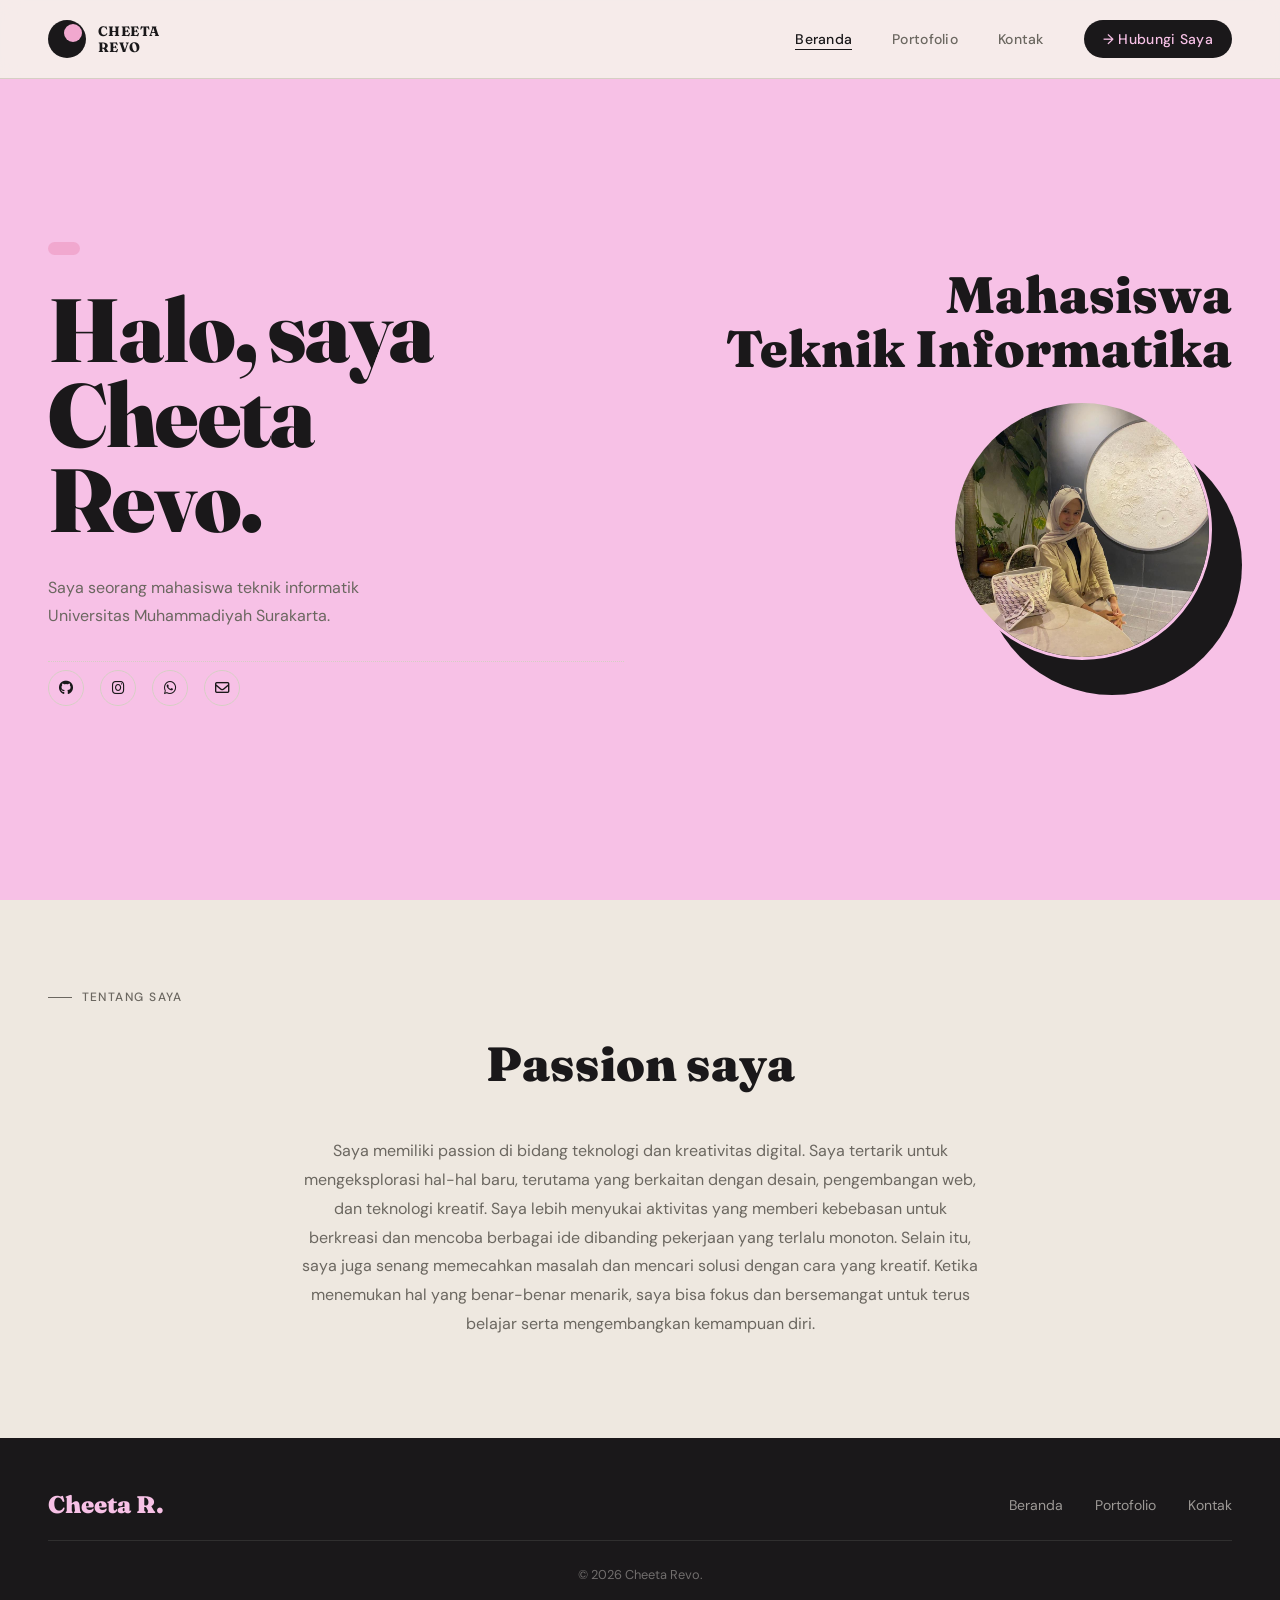
<file: index.html>
<!DOCTYPE html>
<html lang="id">
<head>
  <meta charset="UTF-8">
  <meta name="viewport" content="width=device-width, initial-scale=1.0">
  <meta name="description" content="Website personal Cheeta Revo — perkenalan, portofolio, dan kontak.">
  <title>Cheeta Revo — Personal Website</title>
  <link rel="icon" href="data:image/svg+xml,<svg xmlns='http://www.w3.org/2000/svg' viewBox='0 0 100 100'><rect width='100' height='100' rx='20' fill='%231a1a18'/><circle cx='62' cy='30' r='18' fill='%23b8f059'/></svg>">
  <link rel="stylesheet" href="style.css">
  <link rel="stylesheet" href="https://cdnjs.cloudflare.com/ajax/libs/font-awesome/6.5.0/css/all.min.css">
</head>
<body>

  <!-- HEADER -->
  <header>
    <a href="index.html" class="logo">
      <div class="logo-mark"></div>
      <div class="logo-text">Cheeta<br>Revo</div>
    </a>
    <button class="hamburger" aria-label="Menu" onclick="toggleMenu()">
      <span></span><span></span><span></span>
    </button>
    <nav>
      <ul id="nav-menu">
        <li><a href="index.html" class="active">Beranda</a></li>
        <li><a href="portfolio.html">Portofolio</a></li>
        <li><a href="contact.html">Kontak</a></li>
        <li><a href="contact.html" class="nav-cta">→ Hubungi Saya</a></li>
      </ul>
    </nav>
  </header>

  <!-- HERO -->
  <main>
    <section class="hero">
      <div class="hero-left">
        <div class="hero-tag">
        </div>
        <h1 class="hero-title">
          Halo, saya<br>
          Cheeta<br>
          Revo.
        </h1>
        <p class="hero-desc">
        Saya seorang mahasiswa teknik informatik Universitas Muhammadiyah Surakarta.  
        </p>
        <div class="hero-social">
          <a href="#" aria-label="GitHub"><i class="fa-brands fa-github"></i></a>
          <a href="#" aria-label="LinkedIn"><i class="fa-brands fa-instagram"></i></a>
          <a href="#" aria-label="Twitter / X"><i class="fa-brands fa-whatsapp"></i></a>
          <a href="contact.html" aria-label="Email"><i class="fa-regular fa-envelope"></i></a>
        </div>
      </div>

      <div class="hero-right">
        <div class="hero-name-large">Mahasiswa<br>Teknik Informatika</div>
        <div class="hero-image-wrap">
          <div class="hero-circle-bg"></div>
          <div class="hero-circle-img">
            <img src="image1.jpeg" alt="foto saya">
            </div>
          </div>
        </div>
      </div>
    </section>

    <!-- ABOUT -->
    <section class="about">
      <div class="section-label">Tentang Saya</div>
      <div class="about-grid">
        <div class="about-text">
          <h2 class="section-title">Passion saya</h2>
          <p>Saya memiliki passion di bidang teknologi dan kreativitas digital. Saya tertarik untuk mengeksplorasi hal-hal baru, terutama yang berkaitan dengan desain, pengembangan web, dan teknologi kreatif. Saya lebih menyukai aktivitas yang memberi kebebasan untuk berkreasi dan mencoba berbagai ide dibanding pekerjaan yang terlalu monoton. Selain itu, saya juga senang memecahkan masalah dan mencari solusi dengan cara yang kreatif. Ketika menemukan hal yang benar-benar menarik, saya bisa fokus dan bersemangat untuk terus belajar serta mengembangkan kemampuan diri.
</p>
        </div>
      </div>
    </section>
  </main>

  <!-- FOOTER -->
  <footer>
    <div class="footer-brand">Cheeta R.</div>
    <div class="footer-links">
      <a href="index.html">Beranda</a>
      <a href="portfolio.html">Portofolio</a>
      <a href="contact.html">Kontak</a>
    </div>
    <p class="footer-copy">© 2026 Cheeta Revo.</p>
  </footer>

  <script>
    function toggleMenu() {
      document.getElementById('nav-menu').classList.toggle('open');
    }
  </script>

</body>
</html>
</file>
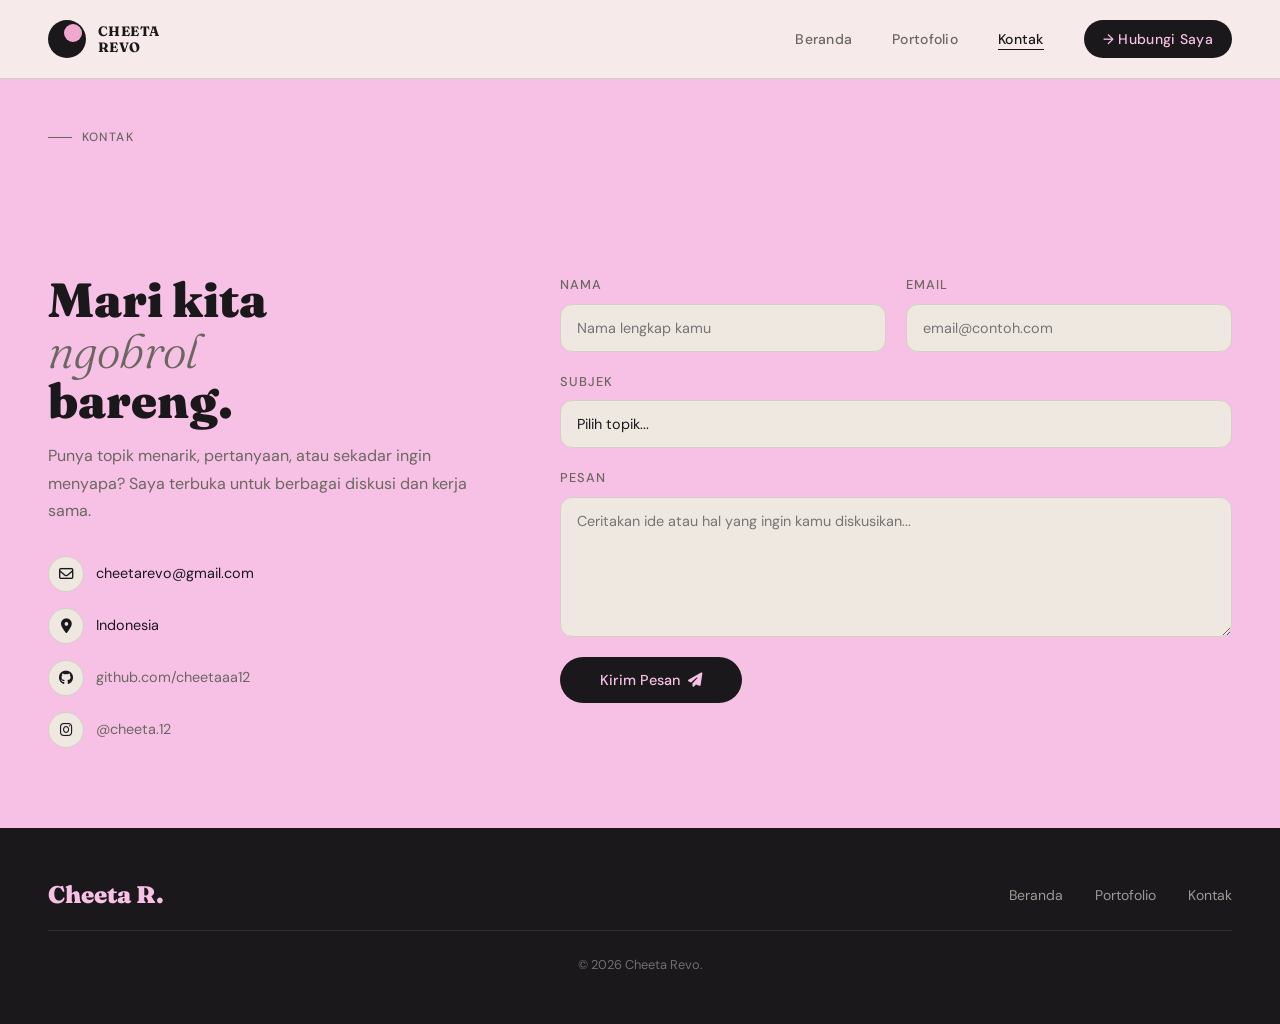
<file: contact.html>
<!DOCTYPE html>
<html lang="id">
<head>
  <meta charset="UTF-8">
  <meta name="viewport" content="width=device-width, initial-scale=1.0">
  <meta name="description" content="Hubungi Cheeta Revo — siswa, creator, dan anggota aktif OSIS & ROHIS.">
  <title>Kontak — Cheeta Revo</title>
  <link rel="icon" href="data:image/svg+xml,<svg xmlns='http://www.w3.org/2000/svg' viewBox='0 0 100 100'><rect width='100' height='100' rx='20' fill='%231a1a18'/><circle cx='62' cy='30' r='18' fill='%23b8f059'/></svg>">
  <link rel="stylesheet" href="style.css">
  <link rel="stylesheet" href="https://cdnjs.cloudflare.com/ajax/libs/font-awesome/6.5.0/css/all.min.css">
</head>
<body>

  <!-- HEADER -->
  <header>
    <a href="index.html" class="logo">
      <div class="logo-mark"></div>
      <div class="logo-text">Cheeta<br>Revo</div>
    </a>
    <button class="hamburger" aria-label="Menu" onclick="toggleMenu()">
      <span></span><span></span><span></span>
    </button>
    <nav>
      <ul id="nav-menu">
        <li><a href="index.html">Beranda</a></li>
        <li><a href="portfolio.html">Portofolio</a></li>
        <li><a href="contact.html" class="active">Kontak</a></li>
        <li><a href="contact.html" class="nav-cta">→ Hubungi Saya</a></li>
      </ul>
    </nav>
  </header>

  <!-- CONTACT PAGE -->
  <main>
    <div class="page-hero">
      <div class="section-label">Kontak</div>
    </div>

    <div class="contact-layout">
      <!-- INFO KIRI -->
      <div class="contact-info">
        <h2>Mari kita<br><em>ngobrol</em><br>bareng.</h2>
        <p>
          Punya topik menarik, pertanyaan, atau sekadar ingin menyapa? Saya terbuka untuk berbagai diskusi dan kerja sama.
        </p>

        <div class="contact-details">
          <div class="contact-item">
            <div class="contact-icon" aria-hidden="true"><i class="fa-regular fa-envelope"></i></div>
            <span>cheetarevo@gmail.com</span>
          </div>
          <div class="contact-item">
            <div class="contact-icon" aria-hidden="true"><i class="fa-solid fa-location-dot"></i></div>
            <span>Indonesia</span>
          </div>
          <div class="contact-item">
            <div class="contact-icon" aria-hidden="true"><i class="fa-brands fa-github"></i></div>
            <a href="#" style="color:var(--text-muted);">github.com/cheetaaa12</a>
          </div>
          <div class="contact-item">
            <div class="contact-icon" aria-hidden="true"><i class="fa-brands fa-instagram"></i></div>
            <a href="#" style="color:var(--text-muted);">@cheeta.12</a>
          </div>
        </div>
      </div>

      <!-- FORM KANAN -->
      <div>
        <form class="contact-form" novalidate>
          <div class="form-row">
            <div class="form-group">
              <label for="nama">Nama</label>
              <input type="text" id="nama" name="nama" placeholder="Nama lengkap kamu" autocomplete="name">
            </div>
            <div class="form-group">
              <label for="email">Email</label>
              <input type="email" id="email" name="email" placeholder="email@contoh.com" autocomplete="email">
            </div>
          </div>

          <div class="form-group">
            <label for="subjek">Subjek</label>
            <select id="subjek" name="subjek">
            <option value="" disabled selected>Pilih topik...</option>
            <option value="tugas">Bantuan Tugas</option>
            <option value="project">Kerja Kelompok</option>
            <option value="magang">Info Magang</option>
            <option value="diskusi">Diskusi Santai</option>
            <option value="belajar">Belajar Bareng</option>
            <option value="teman">Cari Teman</option>
            <option value="lainnya">Lainnya</option>
            </select>
          </div>

          <div class="form-group">
            <label for="pesan">Pesan</label>
            <textarea id="pesan" name="pesan" placeholder="Ceritakan ide atau hal yang ingin kamu diskusikan..."></textarea>
          </div>

          <button type="submit" class="btn-submit">
            Kirim Pesan <i class="fa-solid fa-paper-plane"></i>
          </button>
        </form>
      </div>
    </div>
  </main>

  <!-- FOOTER -->
  <footer>
    <div class="footer-brand">Cheeta R.</div>
    <div class="footer-links">
      <a href="index.html">Beranda</a>
      <a href="portfolio.html">Portofolio</a>
      <a href="contact.html">Kontak</a>
    </div>
    <p class="footer-copy">© 2026 Cheeta Revo.</p>
  </footer>

  <script>
    function toggleMenu() {
      document.getElementById('nav-menu').classList.toggle('open');
    }

    document.querySelector('.contact-form').addEventListener('submit', function(e) {
      e.preventDefault();
      const btn = this.querySelector('.btn-submit');
      btn.textContent = '✓ Terkirim!';
      btn.style.background = '#2d7a2d';
      setTimeout(() => {
        btn.innerHTML = 'Kirim Pesan <i class="fa-solid fa-paper-plane"></i>';
        btn.style.background = '';
        this.reset();
      }, 3000);
    });
  </script>

</body>
</html>
</file>
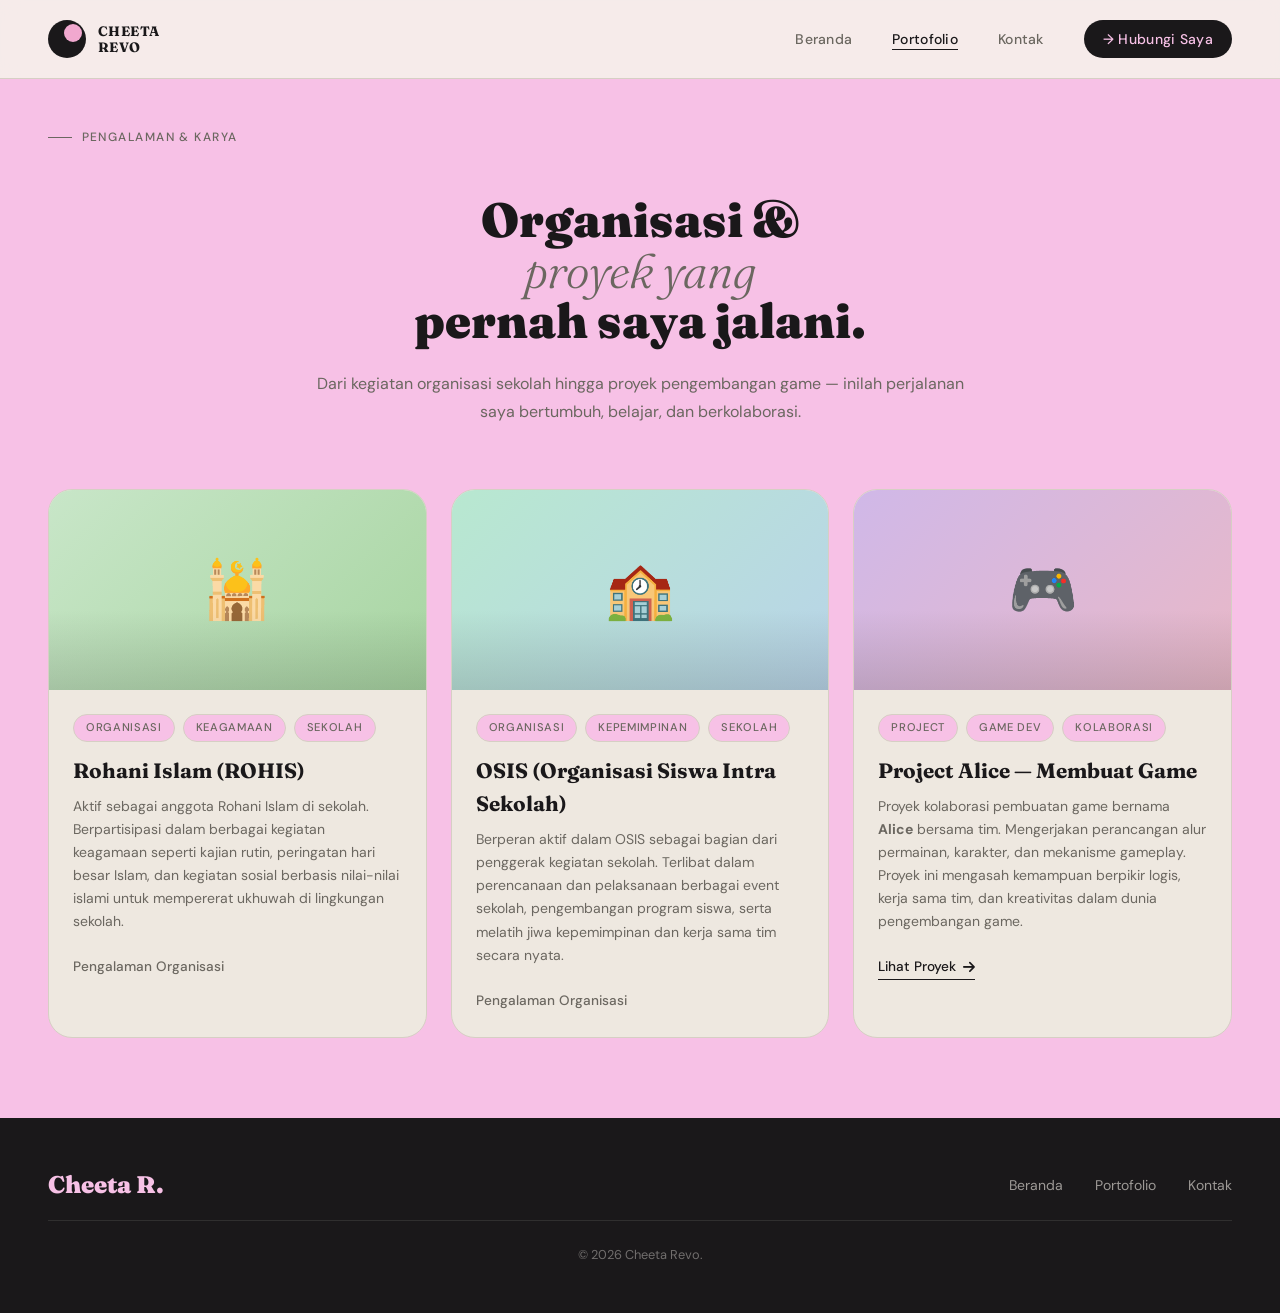
<file: portfolio.html>
<!DOCTYPE html>
<html lang="id">
<head>
  <meta charset="UTF-8">
  <meta name="viewport" content="width=device-width, initial-scale=1.0">
  <meta name="description" content="Portofolio & pengalaman organisasi Cheeta Revo.">
  <title>Portofolio — Cheeta Revo</title>
  <link rel="icon" href="data:image/svg+xml,<svg xmlns='http://www.w3.org/2000/svg' viewBox='0 0 100 100'><rect width='100' height='100' rx='20' fill='%231a1a18'/><circle cx='62' cy='30' r='18' fill='%23b8f059'/></svg>">
  <link rel="stylesheet" href="style.css">
  <link rel="stylesheet" href="https://cdnjs.cloudflare.com/ajax/libs/font-awesome/6.5.0/css/all.min.css">
</head>
<body>

  <!-- HEADER -->
  <header>
    <a href="index.html" class="logo">
      <div class="logo-mark"></div>
      <div class="logo-text">Cheeta<br>Revo</div>
    </a>
    <button class="hamburger" aria-label="Menu" onclick="toggleMenu()">
      <span></span><span></span><span></span>
    </button>
    <nav>
      <ul id="nav-menu">
        <li><a href="index.html">Beranda</a></li>
        <li><a href="portfolio.html" class="active">Portofolio</a></li>
        <li><a href="contact.html">Kontak</a></li>
        <li><a href="contact.html" class="nav-cta">→ Hubungi Saya</a></li>
      </ul>
    </nav>
  </header>

  <!-- PAGE HERO -->
  <main>
    <div class="page-hero">
      <div class="section-label">Pengalaman & Karya</div>
      <h1 class="section-title" style="margin-bottom:0.5rem;">Organisasi &<br><em>proyek yang</em><br>pernah saya jalani.</h1>
      <p style="color:var(--text-muted); max-width:480px; line-height:1.7;display: flex;
  flex-direction: column;
  align-items: center;
  text-align: center;
  max-width: 680px;
  margin: 0 auto;">
        Dari kegiatan organisasi sekolah hingga proyek pengembangan game — inilah perjalanan saya bertumbuh, belajar, dan berkolaborasi.
      </p>
    </div>

    <!-- PROJECTS GRID -->
    <div class="projects-grid">

      <!-- ROHANI ISLAM -->
      <article class="project-card">
        <div class="project-thumb" style="background: linear-gradient(135deg, #c8e6c8, #a8d5a2); font-size:3.5rem;">🕌</div>
        <div class="project-body">
          <div class="project-tags">
            <span class="tag">Organisasi</span>
            <span class="tag">Keagamaan</span>
            <span class="tag">Sekolah</span>
          </div>
          <h2 class="project-title">Rohani Islam (ROHIS)</h2>
          <p class="project-desc">
            Aktif sebagai anggota Rohani Islam di sekolah. Berpartisipasi dalam berbagai kegiatan keagamaan seperti kajian rutin, peringatan hari besar Islam, dan kegiatan sosial berbasis nilai-nilai islami untuk mempererat ukhuwah di lingkungan sekolah.
          </p>
          <span class="project-link" style="cursor:default; border:none; color:var(--text-muted);">Pengalaman Organisasi</span>
        </div>
      </article>

      <!-- OSIS -->
      <article class="project-card">
        <div class="project-thumb project-thumb-b" style="font-size:3.5rem;">🏫</div>
        <div class="project-body">
          <div class="project-tags">
            <span class="tag">Organisasi</span>
            <span class="tag">Kepemimpinan</span>
            <span class="tag">Sekolah</span>
          </div>
          <h2 class="project-title">OSIS (Organisasi Siswa Intra Sekolah)</h2>
          <p class="project-desc">
            Berperan aktif dalam OSIS sebagai bagian dari penggerak kegiatan sekolah. Terlibat dalam perencanaan dan pelaksanaan berbagai event sekolah, pengembangan program siswa, serta melatih jiwa kepemimpinan dan kerja sama tim secara nyata.
          </p>
          <span class="project-link" style="cursor:default; border:none; color:var(--text-muted);">Pengalaman Organisasi</span>
        </div>
      </article>

      <!-- PROJECT ALICE GAME -->
      <article class="project-card">
        <div class="project-thumb project-thumb-d" style="font-size:3.5rem;">🎮</div>
        <div class="project-body">
          <div class="project-tags">
            <span class="tag">Project</span>
            <span class="tag">Game Dev</span>
            <span class="tag">Kolaborasi</span>
          </div>
          <h2 class="project-title">Project Alice — Membuat Game</h2>
          <p class="project-desc">
            Proyek kolaborasi pembuatan game bernama <strong>Alice</strong> bersama tim. Mengerjakan perancangan alur permainan, karakter, dan mekanisme gameplay. Proyek ini mengasah kemampuan berpikir logis, kerja sama tim, dan kreativitas dalam dunia pengembangan game.
          </p>
          <a href="#" class="project-link">Lihat Proyek <i class="fa-solid fa-arrow-right"></i></a>
        </div>
      </article>

    </div>
  </main>

  <!-- FOOTER -->
  <footer>
    <div class="footer-brand">Cheeta R.</div>
    <div class="footer-links">
      <a href="index.html">Beranda</a>
      <a href="portfolio.html">Portofolio</a>
      <a href="contact.html">Kontak</a>
    </div>
    <p class="footer-copy">© 2026 Cheeta Revo.</p>
  </footer>

  <script>
    function toggleMenu() {
      document.getElementById('nav-menu').classList.toggle('open');
    }
  </script>

</body>
</html>
</file>
<file: style.css>
/* ===========================
   IMPORT FONTS
   =========================== */
@import url('https://fonts.googleapis.com/css2?family=Fraunces:ital,opsz,wght@0,9..144,300;0,9..144,700;0,9..144,900;1,9..144,300&family=DM+Sans:wght@300;400;500&display=swap');

/* ===========================
   CSS VARIABLES
   =========================== */
:root {
  --bg: #f7c1e6;
  --bg-dark: #f8a9e3;
  --text: #1a181a;
  --text-muted: #6b6760;
  --accent: #f1a8cf;
  --accent-dark: #fc95d3;
  --card-bg: #eee8e0;
  --border: #d6cfc4;
  --white: #ffffff;
  --font-display: 'Fraunces', serif;
  --font-body: 'DM Sans', sans-serif;
  --radius: 999px;
  --transition: 0.3s ease;
}

/* ===========================
   RESET & BASE
   =========================== */
*, *::before, *::after {
  box-sizing: border-box;
  margin: 0;
  padding: 0;
}

html {
  scroll-behavior: smooth;
}

body {
  font-family: var(--font-body);
  background-color: var(--bg);
  color: var(--text);
  line-height: 1.6;
  font-size: 16px;
  overflow-x: hidden;
}

img {
  max-width: 100%;
  display: block;
}

a {
  text-decoration: none;
  color: inherit;
}

ul {
  list-style: none;
}

/* ===========================
   HEADER & NAV
   =========================== */
header {
  position: fixed;
  top: 0;
  left: 0;
  right: 0;
  z-index: 100;
  display: flex;
  align-items: center;
  justify-content: space-between;
  padding: 1.25rem 3rem;
  background-color: rgba(245, 240, 234, 0.9);
  backdrop-filter: blur(10px);
  border-bottom: 1px solid var(--border);
}

.logo {
  display: flex;
  align-items: center;
  gap: 0.75rem;
}

.logo-mark {
  width: 38px;
  height: 38px;
  border-radius: 50%;
  background: var(--text);
  position: relative;
  overflow: hidden;
  flex-shrink: 0;
}

.logo-mark::after {
  content: '';
  position: absolute;
  top: 4px;
  right: 4px;
  width: 18px;
  height: 18px;
  border-radius: 50%;
  background: var(--accent);
}

.logo-text {
  font-family: var(--font-display);
  font-size: 0.85rem;
  font-weight: 700;
  line-height: 1.2;
  letter-spacing: 0.03em;
  text-transform: uppercase;
}

nav ul {
  display: flex;
  gap: 2.5rem;
  align-items: center;
}

nav a {
  font-size: 0.875rem;
  font-weight: 500;
  color: var(--text-muted);
  letter-spacing: 0.02em;
  transition: color var(--transition);
  position: relative;
}

nav a::after {
  content: '';
  position: absolute;
  bottom: -2px;
  left: 0;
  width: 0;
  height: 1.5px;
  background: var(--text);
  transition: width var(--transition);
}

nav a:hover,
nav a.active {
  color: var(--text);
}

nav a:hover::after,
nav a.active::after {
  width: 100%;
}

.nav-cta {
  display: flex;
  align-items: center;
  gap: 0.4rem;
  background: var(--text);
  color: var(--bg) !important;
  padding: 0.5rem 1.2rem;
  border-radius: var(--radius);
  font-size: 0.875rem;
  font-weight: 500;
  transition: background var(--transition), transform var(--transition) !important;
}

.nav-cta::after {
  display: none !important;
}

.nav-cta:hover {
  background: var(--text-muted) !important;
  transform: translateX(3px);
}

/* ===========================
   HERO SECTION
   =========================== */
.hero {
  min-height: 100vh;
  display: grid;
  grid-template-columns: 1fr 1fr;
  align-items: center;
  padding: 6rem 3rem 3rem;
  gap: 2rem;
  position: relative;
}

.hero-left {
  display: flex;
  flex-direction: column;
  gap: 2rem;
  animation: fadeUp 0.8s ease forwards;
  opacity: 0;
}

.hero-tag {
  display: inline-flex;
  align-items: center;
  gap: 0.5rem;
  background: var(--accent);
  color: var(--text);
  padding: 0.4rem 1rem;
  border-radius: var(--radius);
  font-size: 0.8rem;
  font-weight: 500;
  width: fit-content;
}

.hero-tag span {
  width: 6px;
  height: 6px;
  background: var(--text);
  border-radius: 50%;
  animation: pulse 1.5s ease infinite;
}

.hero-title {
  font-family: var(--font-display);
  font-size: clamp(3.5rem, 7vw, 6rem);
  font-weight: 900;
  line-height: 0.95;
  letter-spacing: -0.02em;
}

.hero-title em {
  font-style: italic;
  font-weight: 300;
  color: var(--text-muted);
}

.hero-desc {
  font-size: 1rem;
  color: var(--text-muted);
  max-width: 380px;
  line-height: 1.7;
}

.hero-social {
  display: flex;
  align-items: center;
  gap: 1rem;
  padding-top: 0.5rem;
  border-top: 1px dotted var(--border);
}

.hero-social a {
  width: 36px;
  height: 36px;
  border-radius: 50%;
  border: 1px solid var(--border);
  display: flex;
  align-items: center;
  justify-content: center;
  font-size: 0.9rem;
  transition: all var(--transition);
}

.hero-social a:hover {
  background: var(--text);
  color: var(--bg);
  border-color: var(--text);
  transform: translateY(-2px);
}

.hero-right {
  display: flex;
  flex-direction: column;
  align-items: flex-end;
  gap: 1.5rem;
  animation: fadeUp 0.8s ease 0.2s forwards;
  opacity: 0;
}

.hero-name-large {
  font-family: var(--font-display);
  font-size: clamp(2rem, 4vw, 3.5rem);
  font-weight: 900;
  text-align: right;
  line-height: 1.05;
}

.hero-name-sub {
  font-family: var(--font-display);
  font-style: italic;
  font-weight: 300;
  font-size: 0.95rem;
  color: var(--text-muted);
  text-align: right;
}

.hero-image-wrap {
  position: relative;
  width: 280px;
  height: 280px;
}

.hero-circle-bg {
  position: absolute;
  bottom: -15px;
  right: -10px;
  width: 260px;
  height: 260px;
  border-radius: 50%;
  background: var(--text);
}

.hero-circle-img {
  position: absolute;
  top: 0;
  left: 0;
  width: 260px;
  height: 260px;
  border-radius: 50%;
  overflow: hidden;
  border: 3px solid var(--bg);
  z-index: 1;
}

.hero-circle-img img {
  width: 100%;
  height: 100%;
  object-fit: cover;
}

.hero-placeholder-img {
  width: 100%;
  height: 100%;
  background: linear-gradient(135deg, #e8c5d0, #c5b8e8, #b8e8d0);
  display: flex;
  align-items: center;
  justify-content: center;
  font-size: 5rem;
}

/* ===========================
   SECTION COMMONS
   =========================== */
section {
  padding: 5rem 3rem;
}

.section-label {
  display: inline-flex;
  align-items: center;
  gap: 0.6rem;
  font-size: 0.75rem;
  font-weight: 500;
  text-transform: uppercase;
  letter-spacing: 0.12em;
  color: var(--text-muted);
  margin-bottom: 2rem;
}

.section-label::before {
  content: '';
  display: block;
  width: 24px;
  height: 1.5px;
  background: var(--text-muted);
}

.section-title {
  font-family: var(--font-display);
  font-size: clamp(2rem, 4vw, 3rem);
  font-weight: 900;
  line-height: 1.05;
  margin-bottom: 3rem;
}

.section-title em {
  font-style: italic;
  font-weight: 300;
  color: var(--text-muted);
}

/* ===========================
   ABOUT / SKILLS SECTION
   =========================== */
.about {
  background: var(--card-bg);
}

.about-grid {
  display: flex;
  flex-direction: column;
  align-items: center;
  text-align: center;
  max-width: 680px;
  margin: 0 auto;
}

.about-text p {
  color: var(--text-muted);
  line-height: 1.8;
  margin-bottom: 1.2rem;
}

.section-title {
  text-align: center;
}

/* ===========================
   FOOTER
   =========================== */
footer {
  background: var(--text);
  color: var(--bg);
  padding: 3rem;
  display: flex;
  align-items: center;
  justify-content: space-between;
  flex-wrap: wrap;
  gap: 1rem;
}

.footer-brand {
  font-family: var(--font-display);
  font-size: 1.5rem;
  font-weight: 900;
}

.footer-links {
  display: flex;
  gap: 2rem;
}

.footer-links a {
  font-size: 0.875rem;
  color: rgba(245, 240, 234, 0.6);
  transition: color var(--transition);
}

.footer-links a:hover {
  color: var(--bg);
}

.footer-copy {
  font-size: 0.8rem;
  color: rgba(245, 240, 234, 0.4);
  width: 100%;
  text-align: center;
  padding-top: 1.5rem;
  border-top: 1px solid rgba(245, 240, 234, 0.1);
}

/* ===========================
   PORTFOLIO PAGE
   =========================== */
.page-hero {
  padding: 8rem 3rem 4rem;
  display: flex;
  flex-direction: column;
  gap: 1rem;
}

.projects-grid {
  display: grid;
  grid-template-columns: repeat(auto-fill, minmax(340px, 1fr));
  gap: 1.5rem;
  padding: 0 3rem 5rem;
}

.project-card {
  background: var(--card-bg);
  border-radius: 1.5rem;
  overflow: hidden;
  transition: transform var(--transition), box-shadow var(--transition);
  border: 1px solid var(--border);
}

.project-card:hover {
  transform: translateY(-6px);
  box-shadow: 0 20px 40px rgba(26, 26, 24, 0.1);
}

.project-thumb {
  height: 200px;
  background: linear-gradient(135deg, #e8c5d0, #c5b8e8);
  display: flex;
  align-items: center;
  justify-content: center;
  font-size: 3rem;
  position: relative;
  overflow: hidden;
}

.project-thumb::after {
  content: '';
  position: absolute;
  inset: 0;
  background: linear-gradient(to bottom, transparent 60%, rgba(26,26,24,0.15));
}

.project-thumb-b { background: linear-gradient(135deg, #b8e8d0, #b8d4e8); }
.project-thumb-c { background: linear-gradient(135deg, #e8e0b8, #e8c5b8); }
.project-thumb-d { background: linear-gradient(135deg, #d0b8e8, #e8b8c8); }
.project-thumb-e { background: linear-gradient(135deg, #b8e8e0, #b8d0e8); }
.project-thumb-f { background: linear-gradient(135deg, #e8d4b8, #d4e8b8); }

.project-body {
  padding: 1.5rem;
}

.project-tags {
  display: flex;
  gap: 0.5rem;
  flex-wrap: wrap;
  margin-bottom: 0.75rem;
}

.tag {
  font-size: 0.7rem;
  font-weight: 500;
  padding: 0.25rem 0.75rem;
  border-radius: var(--radius);
  background: var(--bg);
  color: var(--text-muted);
  border: 1px solid var(--border);
  text-transform: uppercase;
  letter-spacing: 0.06em;
}

.project-title {
  font-family: var(--font-display);
  font-size: 1.3rem;
  font-weight: 700;
  margin-bottom: 0.5rem;
}

.project-desc {
  font-size: 0.875rem;
  color: var(--text-muted);
  line-height: 1.65;
  margin-bottom: 1.25rem;
}

.project-link {
  display: inline-flex;
  align-items: center;
  gap: 0.4rem;
  font-size: 0.85rem;
  font-weight: 500;
  color: var(--text);
  border-bottom: 1.5px solid var(--text);
  padding-bottom: 1px;
  transition: gap var(--transition), opacity var(--transition);
}

.project-link:hover {
  gap: 0.75rem;
}

/* ===========================
   CONTACT PAGE
   =========================== */
.contact-layout {
  display: grid;
  grid-template-columns: 1fr 1.5fr;
  gap: 4rem;
  padding: 2rem 3rem 5rem;
  align-items: start;
}

.contact-info h2 {
  font-family: var(--font-display);
  font-size: clamp(2rem, 4vw, 3rem);
  font-weight: 900;
  line-height: 1.05;
  margin-bottom: 1rem;
}

.contact-info h2 em {
  font-style: italic;
  font-weight: 300;
  color: var(--text-muted);
}

.contact-info p {
  color: var(--text-muted);
  line-height: 1.7;
  margin-bottom: 2rem;
}

.contact-details {
  display: flex;
  flex-direction: column;
  gap: 1rem;
}

.contact-item {
  display: flex;
  align-items: center;
  gap: 0.75rem;
  font-size: 0.9rem;
}

.contact-icon {
  width: 36px;
  height: 36px;
  border-radius: 50%;
  background: var(--card-bg);
  border: 1px solid var(--border);
  display: flex;
  align-items: center;
  justify-content: center;
  font-size: 0.9rem;
  flex-shrink: 0;
}

.contact-form {
  display: flex;
  flex-direction: column;
  gap: 1.25rem;
}

.form-group {
  display: flex;
  flex-direction: column;
  gap: 0.5rem;
}

.form-row {
  display: grid;
  grid-template-columns: 1fr 1fr;
  gap: 1.25rem;
}

label {
  font-size: 0.8rem;
  font-weight: 500;
  text-transform: uppercase;
  letter-spacing: 0.08em;
  color: var(--text-muted);
}

input,
textarea,
select {
  padding: 0.875rem 1rem;
  background: var(--card-bg);
  border: 1.5px solid var(--border);
  border-radius: 0.75rem;
  font-family: var(--font-body);
  font-size: 0.9rem;
  color: var(--text);
  transition: border-color var(--transition), box-shadow var(--transition);
  outline: none;
  appearance: none;
}

input:focus,
textarea:focus,
select:focus {
  border-color: var(--text);
  box-shadow: 0 0 0 3px rgba(26, 26, 24, 0.07);
}

textarea {
  resize: vertical;
  min-height: 140px;
}

.btn-submit {
  display: inline-flex;
  align-items: center;
  justify-content: center;
  gap: 0.5rem;
  background: var(--text);
  color: var(--bg);
  padding: 0.9rem 2.5rem;
  border-radius: var(--radius);
  font-family: var(--font-body);
  font-size: 0.9rem;
  font-weight: 500;
  border: none;
  cursor: pointer;
  transition: all var(--transition);
  align-self: flex-start;
}

.btn-submit:hover {
  background: var(--text-muted);
  transform: translateY(-2px);
}

/* ===========================
   ANIMATIONS
   =========================== */
@keyframes fadeUp {
  from {
    opacity: 0;
    transform: translateY(30px);
  }
  to {
    opacity: 1;
    transform: translateY(0);
  }
}

@keyframes pulse {
  0%, 100% { transform: scale(1); opacity: 1; }
  50% { transform: scale(1.4); opacity: 0.6; }
}

@keyframes growBar {
  to { transform: scaleX(1); }
}

/* ===========================
   HAMBURGER MENU
   =========================== */
.hamburger {
  display: none;
  flex-direction: column;
  gap: 5px;
  cursor: pointer;
  padding: 5px;
  background: none;
  border: none;
}

.hamburger span {
  display: block;
  width: 24px;
  height: 2px;
  background: var(--text);
  border-radius: 2px;
  transition: all var(--transition);
}

/* ===========================
   RESPONSIVE
   =========================== */
@media (max-width: 900px) {
  header {
    padding: 1rem 1.5rem;
  }

  .hamburger {
    display: flex;
  }

  nav ul {
    display: none;
    position: fixed;
    top: 65px;
    left: 0;
    right: 0;
    background: var(--bg);
    flex-direction: column;
    padding: 2rem;
    gap: 1.5rem;
    border-bottom: 1px solid var(--border);
    align-items: flex-start;
  }

  nav ul.open {
    display: flex;
  }

  .hero {
    grid-template-columns: 1fr;
    padding: 6rem 1.5rem 3rem;
    text-align: center;
  }

  .hero-left {
    align-items: center;
  }

  .hero-right {
    align-items: center;
  }

  .hero-name-large,
  .hero-name-sub {
    text-align: center;
  }

  .hero-desc {
    max-width: 100%;
  }

  .about-grid {
    grid-template-columns: 1fr;
    gap: 2rem;
  }

  section {
    padding: 4rem 1.5rem;
  }

  .contact-layout {
    grid-template-columns: 1fr;
    padding: 2rem 1.5rem 4rem;
  }

  .form-row {
    grid-template-columns: 1fr;
  }

  .projects-grid {
    padding: 0 1.5rem 4rem;
    grid-template-columns: 1fr;
  }

  .page-hero {
    padding: 7rem 1.5rem 3rem;
  }

  footer {
    padding: 2rem 1.5rem;
    flex-direction: column;
    align-items: flex-start;
  }
}

@media (max-width: 480px) {
  .hero-title {
    font-size: 2.8rem;
  }
}
</file>
